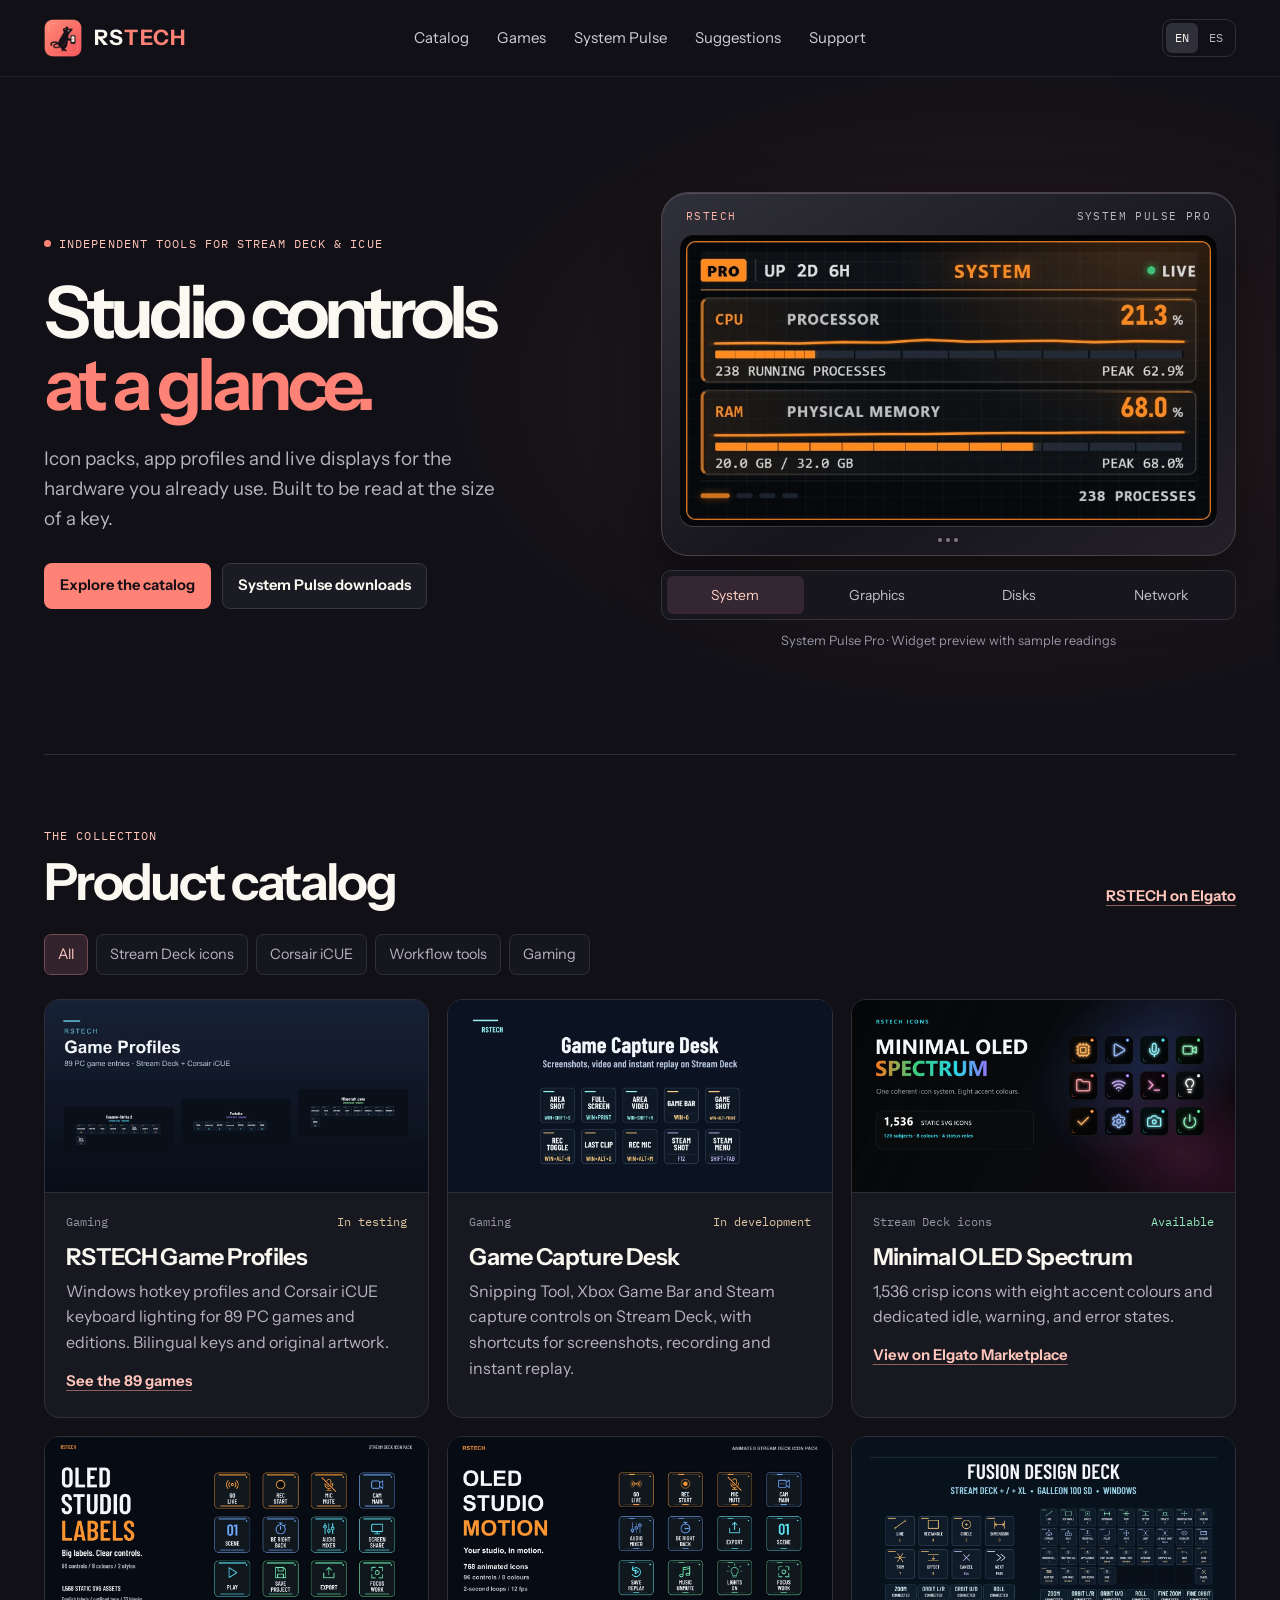
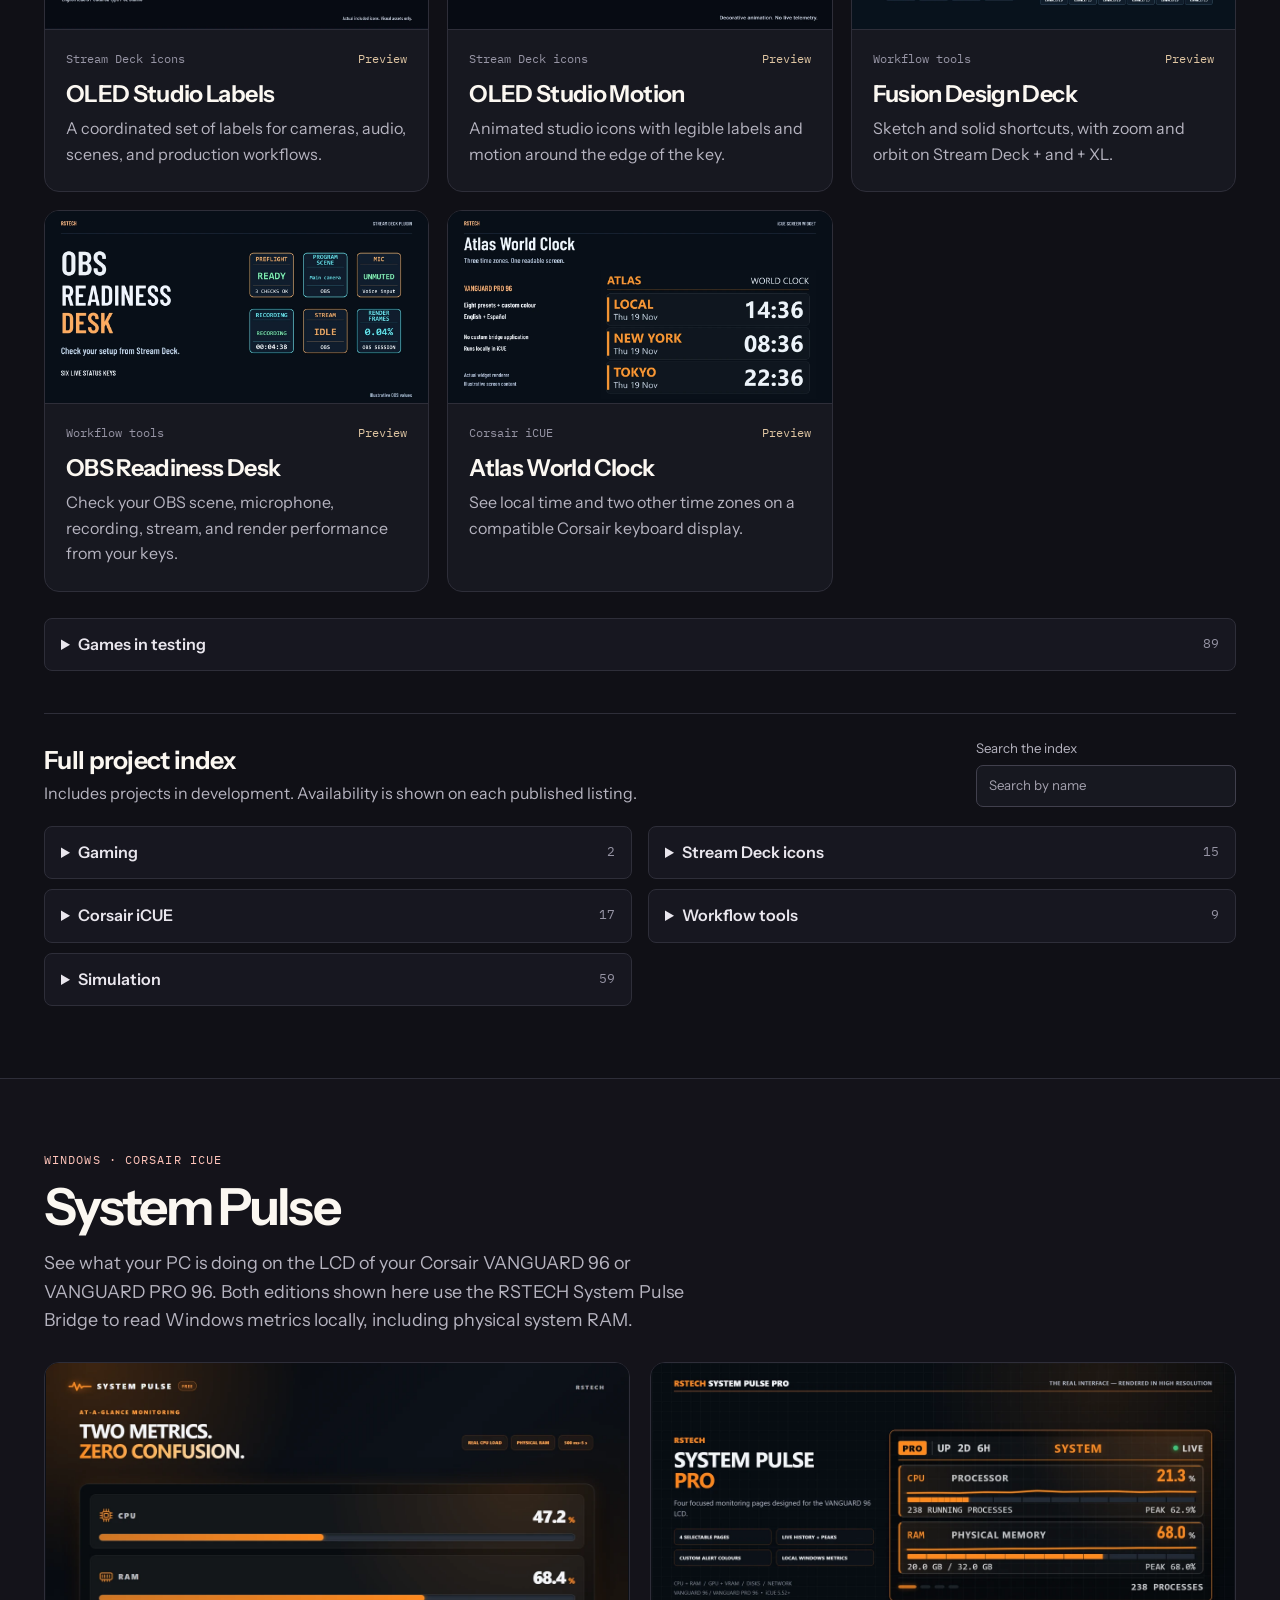
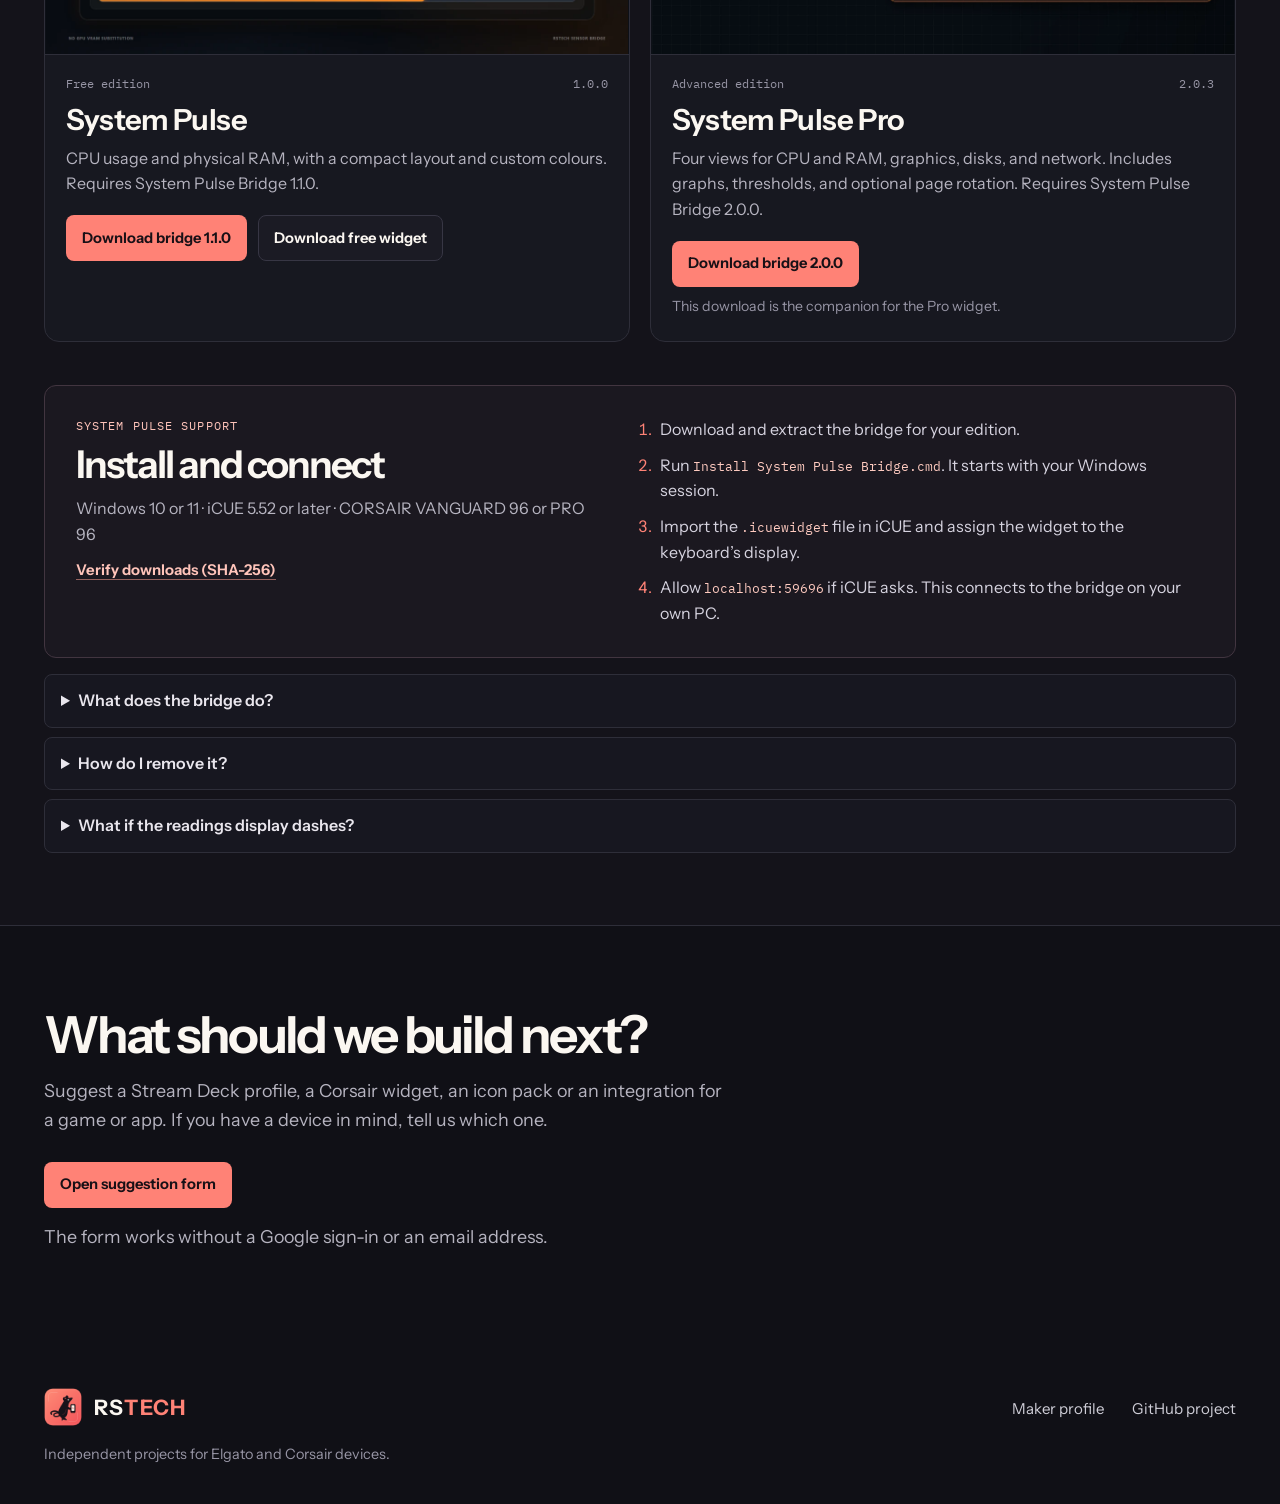
<file: index.html>
<!doctype html>
<html lang="en">
<head>
<meta charset="utf-8">
<meta name="viewport" content="width=device-width, initial-scale=1">
<meta name="description" content="Explore RSTECH projects for Elgato Stream Deck and Corsair iCUE, including System Pulse setup guides and bridge downloads.">
<meta name="color-scheme" content="dark">
<title>RSTECH · Stream Deck & iCUE projects</title>
<link rel="icon" href="rstech-mark.png" type="image/png">
<link rel="alternate" hreflang="es" href="es.html">
<link rel="stylesheet" href="styles.css">
<script src="site.js" defer></script>
</head>
<body>
<a class="skip" href="#main">Skip to content</a>
<header class="header"><div class="shell masthead">
  <a class="brand" href="#top" aria-label="RSTECH"><img src="rstech-mark.png" width="38" height="38" alt=""><span>RS<em>TECH</em></span></a>
  <nav aria-label="Main navigation">
    <a href="#catalog">Catalog</a><a href="#game-profiles">Games</a><a href="#pulse">System Pulse</a><a href="#suggestions">Suggestions</a><a href="#support">Support</a>
  </nav>
  <div class="language" aria-label="Language">
    <a href="index.html" lang="en" hreflang="en" aria-current="page">EN</a>
    <a href="es.html" lang="es" hreflang="es" >ES</a>
  </div>
</div></header>
<main id="main">
  <section class="shell hero" id="top">
    <div class="hero-copy">
      <p class="eyebrow"><span></span> Independent tools for Stream Deck & iCUE</p>
      <h1>Studio controls<br><em>at a glance.</em></h1>
      <p class="lead">Icon packs, app profiles and live displays for the hardware you already use. Built to be read at the size of a key.</p>
      <div class="actions"><a class="btn primary" href="#catalog">Explore the catalog</a><a class="btn secondary" href="#pulse">System Pulse downloads</a></div>
    </div>
    <figure class="hero-display">
      <div class="hardware">
        <div class="device-top"><span>RSTECH</span><span>SYSTEM PULSE PRO</span></div>
        <div class="viewport"><img id="preview-screen" src="pulse-system.webp" width="754" height="400" alt="System Pulse Pro preview. System view."></div>
        <div class="hardware-bottom"><span></span><span></span><span></span></div>
      </div>
      <div class="view-select" role="group" aria-label="System Pulse Pro preview pages"><button type="button" aria-pressed="true" aria-controls="preview-screen" data-view="pulse-system.webp" data-label="System">System</button><button type="button" aria-pressed="false" aria-controls="preview-screen" data-view="pulse-graphics.webp" data-label="Graphics">Graphics</button><button type="button" aria-pressed="false" aria-controls="preview-screen" data-view="pulse-disks.webp" data-label="Disks">Disks</button><button type="button" aria-pressed="false" aria-controls="preview-screen" data-view="pulse-network.webp" data-label="Network">Network</button></div>
      <figcaption>System Pulse Pro · Widget preview with sample readings</figcaption>
    </figure>
  </section>
  <section class="catalog section shell" id="catalog">
    <div class="section-title"><div><p class="eyebrow">The collection</p><h2>Product catalog</h2></div><a class="text-link" href="https://marketplace.elgato.com/@rstech">RSTECH on Elgato</a></div>
    <div class="filter" role="group" aria-label="Filter products">
      <button type="button" data-filter="all" aria-pressed="true">All</button>
      <button type="button" data-filter="deck" aria-pressed="false">Stream Deck icons</button>
      <button type="button" data-filter="icue" aria-pressed="false">Corsair iCUE</button>
      <button type="button" data-filter="tools" aria-pressed="false">Workflow tools</button>
      <button type="button" data-filter="gaming" aria-pressed="false">Gaming</button>
    </div>
    <div class="products"><article class="product" data-category="gaming" data-title="RSTECH Game Profiles"><div class="product-media"><img src="game-profiles.webp" width="1280" height="640" alt="" loading="lazy"></div><div class="product-description"><div class="meta"><span>Gaming</span><span class="status preview">In testing</span></div><h3>RSTECH Game Profiles</h3><p>Windows hotkey profiles and Corsair iCUE keyboard lighting for 89 PC games and editions. Bilingual keys and original artwork.</p><a class="text-link" href="#game-profiles">See the 89 games</a></div></article>
<article class="product" data-category="gaming" data-title="Game Capture Desk"><div class="product-media"><img src="game-capture-desk.webp" width="1280" height="640" alt="" loading="lazy"></div><div class="product-description"><div class="meta"><span>Gaming</span><span class="status preview">In development</span></div><h3>Game Capture Desk</h3><p>Snipping Tool, Xbox Game Bar and Steam capture controls on Stream Deck, with shortcuts for screenshots, recording and instant replay.</p></div></article>
<article class="product" data-category="deck" data-title="Minimal OLED Spectrum"><div class="product-media"><img src="spectrum.webp" width="1280" height="640" alt="" loading="lazy"></div><div class="product-description"><div class="meta"><span>Stream Deck icons</span><span class="status live">Available</span></div><h3>Minimal OLED Spectrum</h3><p>1,536 crisp icons with eight accent colours and dedicated idle, warning, and error states.</p><a class="text-link" href="https://marketplace.elgato.com/product/minimal-oled-spectrum-3aed9b96-6ae8-4fd7-800d-3107da195e8c">View on Elgato Marketplace</a></div></article>
<article class="product" data-category="deck" data-title="OLED Studio Labels"><div class="product-media"><img src="labels.webp" width="1280" height="640" alt="" loading="lazy"></div><div class="product-description"><div class="meta"><span>Stream Deck icons</span><span class="status preview">Preview</span></div><h3>OLED Studio Labels</h3><p>A coordinated set of labels for cameras, audio, scenes, and production workflows.</p></div></article>
<article class="product" data-category="deck" data-title="OLED Studio Motion"><div class="product-media"><img src="motion.webp" width="1280" height="640" alt="" loading="lazy"></div><div class="product-description"><div class="meta"><span>Stream Deck icons</span><span class="status preview">Preview</span></div><h3>OLED Studio Motion</h3><p>Animated studio icons with legible labels and motion around the edge of the key.</p></div></article>
<article class="product" data-category="tools" data-title="Fusion Design Deck"><div class="product-media"><img src="fusion.webp" width="1280" height="640" alt="" loading="lazy"></div><div class="product-description"><div class="meta"><span>Workflow tools</span><span class="status preview">Preview</span></div><h3>Fusion Design Deck</h3><p>Sketch and solid shortcuts, with zoom and orbit on Stream Deck + and + XL.</p></div></article>
<article class="product" data-category="tools" data-title="OBS Readiness Desk"><div class="product-media"><img src="obs.webp" width="1280" height="640" alt="" loading="lazy"></div><div class="product-description"><div class="meta"><span>Workflow tools</span><span class="status preview">Preview</span></div><h3>OBS Readiness Desk</h3><p>Check your OBS scene, microphone, recording, stream, and render performance from your keys.</p></div></article>
<article class="product" data-category="icue" data-title="Atlas World Clock"><div class="product-media"><img src="vanguard.webp" width="1280" height="640" alt="" loading="lazy"></div><div class="product-description"><div class="meta"><span>Corsair iCUE</span><span class="status preview">Preview</span></div><h3>Atlas World Clock</h3><p>See local time and two other time zones on a compatible Corsair keyboard display.</p></div></article></div>
    <details class="index-group game-catalog" id="game-profiles"><summary><span>Games in testing</span><span class="index-count">89</span></summary><div class="game-catalog-copy"><p>Includes Stream Deck XL, MK.2, Mini, Neo, +, + XL and Corsair Galleon layouts. Each game has iCUE lighting, a Murals image and a key map.</p><p>We are testing game shortcuts and hardware compatibility. The collection is a draft and downloads are pending.</p><ul class="game-title-list"><li>7 Days to Die</li><li>Age of Empires II: Definitive Edition</li><li>AION 2</li><li>American Truck Simulator</li><li>Apex Legends</li><li>ARC Raiders</li><li>ARK: Survival Ascended</li><li>Baldur's Gate 3</li><li>Battlefield 6</li><li>BeamNG.drive</li><li>Call of Duty: Warzone</li><li>Counter-Strike 2</li><li>Crusader Kings III</li><li>Cyberpunk 2077</li><li>DayZ</li><li>Dead by Daylight</li><li>Deadlock</li><li>Delta Force</li><li>Destiny 2</li><li>Diablo IV</li><li>Don't Starve Together</li><li>Dota 2</li><li>EA SPORTS FC 26</li><li>EA SPORTS FC 27</li><li>eFootball</li><li>Elden Ring</li><li>Escape from Tarkov</li><li>Euro Truck Simulator 2</li><li>Factorio</li><li>Farming Simulator 25</li><li>Final Fantasy XIV</li><li>Football Manager 26</li><li>Football Manager 27</li><li>Fortnite</li><li>Forza Horizon 5</li><li>Forza Horizon 6</li><li>Garry's Mod</li><li>Genshin Impact</li><li>Geometry Dash</li><li>Grand Theft Auto V Enhanced</li><li>Grand Theft Auto V Legacy</li><li>Guild Wars 2</li><li>Hearts of Iron IV</li><li>Helldivers 2</li><li>Honkai: Star Rail</li><li>Hunt: Showdown 1896</li><li>Kingdom Come: Deliverance II</li><li>League of Legends</li><li>Left 4 Dead 2</li><li>Marvel Rivals</li><li>Microsoft Flight Simulator 2024</li><li>Minecraft Bedrock</li><li>Minecraft Java</li><li>Monster Hunter Wilds</li><li>NARAKA: BLADEPOINT</li><li>Old School RuneScape</li><li>Overwatch 2</li><li>Palworld</li><li>Path of Exile</li><li>Path of Exile 2</li><li>PEAK</li><li>Phantom Blade Zero</li><li>Project Zomboid</li><li>PUBG: BATTLEGROUNDS</li><li>Rainbow Six Siege X</li><li>Red Dead Redemption 2</li><li>RimWorld</li><li>Roblox</li><li>Rocket League</li><li>Rust</li><li>Satisfactory</li><li>Sid Meier's Civilization VI</li><li>Sid Meier's Civilization VII</li><li>Skyrim Special Edition</li><li>Slay the Spire 2</li><li>Stardew Valley</li><li>Street Fighter 6</li><li>Team Fortress 2</li><li>Terraria</li><li>The Binding of Isaac: Rebirth</li><li>The Sims 4</li><li>The Witcher 3: Wild Hunt</li><li>Total War: WARHAMMER III</li><li>Valheim</li><li>VALORANT</li><li>War Thunder</li><li>Warframe</li><li>Where Winds Meet</li><li>World of Warcraft</li></ul></div></details>
    <section class="index" aria-labelledby="index-title">
      <div class="section-title"><div><h3 id="index-title">Full project index</h3><p>Includes projects in development. Availability is shown on each published listing.</p></div>
      <label class="search"><span>Search the index</span><input type="search" id="search-index" placeholder="Search by name"></label></div>
      <p id="no-projects" role="status" hidden>No projects match that name.</p>
      <div class="index-grid"><details class="index-group" data-group="gaming"><summary><span>Gaming</span><span class="index-count">2</span></summary><ul><li data-title="RSTECH Game Profiles"><a href="#game-profiles">RSTECH Game Profiles</a></li><li data-title="Game Capture Desk">Game Capture Desk</li></ul></details><details class="index-group" data-group="deck"><summary><span>Stream Deck icons</span><span class="index-count">15</span></summary><ul><li data-title="Minimal OLED Spectrum"><a href="https://marketplace.elgato.com/product/minimal-oled-spectrum-3aed9b96-6ae8-4fd7-800d-3107da195e8c">Minimal OLED Spectrum</a></li><li data-title="OLED Audio Motion">OLED Audio Motion</li><li data-title="OLED CAD Motion">OLED CAD Motion</li><li data-title="OLED Code Desk">OLED Code Desk</li><li data-title="OLED Edit Motion">OLED Edit Motion</li><li data-title="OLED Flight Deck">OLED Flight Deck</li><li data-title="OLED Home Controls">OLED Home Controls</li><li data-title="OLED Photo Motion">OLED Photo Motion</li><li data-title="OLED Racing Signals Motion">OLED Racing Signals Motion</li><li data-title="OLED Resolve Edit Profiles">OLED Resolve Edit Profiles</li><li data-title="OLED Sim Racing">OLED Sim Racing</li><li data-title="OLED Status Pairs">OLED Status Pairs</li><li data-title="OLED Studio Labels">OLED Studio Labels</li><li data-title="OLED Studio Motion">OLED Studio Motion</li><li data-title="OLED Workday Motion">OLED Workday Motion</li></ul></details><details class="index-group" data-group="icue"><summary><span>Corsair iCUE</span><span class="index-count">17</span></summary><ul><li data-title="Atlas World Clock">Atlas World Clock</li><li data-title="CAD Units">CAD Units</li><li data-title="CAD Units Touch">CAD Units Touch</li><li data-title="Dayline Calendar">Dayline Calendar</li><li data-title="Event Horizon">Event Horizon</li><li data-title="Focus Cycle">Focus Cycle</li><li data-title="Frame Session">Frame Session</li><li data-title="Media Vista">Media Vista</li><li data-title="Network Pulse Screen">Network Pulse Screen</li><li data-title="Power Envelope">Power Envelope</li><li data-title="Retro Clock Studio">Retro Clock Studio</li><li data-title="Routine Board">Routine Board</li><li data-title="Sensor Grid">Sensor Grid</li><li data-title="Stage Timer">Stage Timer</li><li data-title="Stage Timer Touch">Stage Timer Touch</li><li data-title="System Pulse"><a href="#system-pulse">System Pulse</a></li><li data-title="System Pulse Pro"><a href="#system-pulse-pro">System Pulse Pro</a></li></ul></details><details class="index-group" data-group="tools"><summary><span>Workflow tools</span><span class="index-count">9</span></summary><ul><li data-title="Blender Parameter Rail">Blender Parameter Rail</li><li data-title="Cue Rail Pro">Cue Rail Pro</li><li data-title="Folder Readout">Folder Readout</li><li data-title="Fusion Design Deck">Fusion Design Deck</li><li data-title="Inventor View Rail">Inventor View Rail</li><li data-title="Network Pulse">Network Pulse</li><li data-title="OBS Readiness Desk">OBS Readiness Desk</li><li data-title="Render Sentinel">Render Sentinel</li><li data-title="Template Stamp">Template Stamp</li></ul></details><details class="index-group" data-group="sim"><summary><span>Simulation</span><span class="index-count">59</span></summary><ul><li data-title="Apache KU CPG Panels">Apache KU CPG Panels</li><li data-title="Apache KU Link">Apache KU Link</li><li data-title="Apache KU Pilot Panels">Apache KU Pilot Panels</li><li data-title="Black Shark ABRIS Panels">Black Shark ABRIS Panels</li><li data-title="Black Shark Cockpit Link">Black Shark Cockpit Link</li><li data-title="Black Shark PVI Panels">Black Shark PVI Panels</li><li data-title="F1 Cockpit Link">F1 Cockpit Link</li><li data-title="F1 Pilot Panels">F1 Pilot Panels</li><li data-title="F1 Trainer Panels">F1 Trainer Panels</li><li data-title="Fishbed Cockpit Link">Fishbed Cockpit Link</li><li data-title="Fishbed Nav Console">Fishbed Nav Console</li><li data-title="Fulcrum Cockpit Link">Fulcrum Cockpit Link</li><li data-title="Fulcrum Nav Console">Fulcrum Nav Console</li><li data-title="Gazelle Cockpit Link">Gazelle Cockpit Link</li><li data-title="Gazelle NADIR Console">Gazelle NADIR Console</li><li data-title="Harrier Cockpit Link">Harrier Cockpit Link</li><li data-title="Harrier ODU Panels">Harrier ODU Panels</li><li data-title="Harrier UFC Panels">Harrier UFC Panels</li><li data-title="Herc Aug Crew CNI">Herc Aug Crew CNI</li><li data-title="Herc Cockpit Link">Herc Cockpit Link</li><li data-title="Herc Copilot CNI">Herc Copilot CNI</li><li data-title="Herc Pilot CNI">Herc Pilot CNI</li><li data-title="Hind Cockpit Link">Hind Cockpit Link</li><li data-title="Hind Operator Panels">Hind Operator Panels</li><li data-title="Hind Pilot Panels">Hind Pilot Panels</li><li data-title="Hip Cockpit Link">Hip Cockpit Link</li><li data-title="Hip Navigation Panels">Hip Navigation Panels</li><li data-title="Hip Radio Panels">Hip Radio Panels</li><li data-title="Hook Cockpit Link">Hook Cockpit Link</li><li data-title="Hook Copilot CDU">Hook Copilot CDU</li><li data-title="Hook Pilot CDU">Hook Pilot CDU</li><li data-title="Hornet Cockpit Link">Hornet Cockpit Link</li><li data-title="Huey Cockpit Link">Huey Cockpit Link</li><li data-title="Huey Navigation Panels">Huey Navigation Panels</li><li data-title="Huey Radio Panels">Huey Radio Panels</li><li data-title="Kiowa Cockpit Link">Kiowa Cockpit Link</li><li data-title="Kiowa Copilot MFK">Kiowa Copilot MFK</li><li data-title="Kiowa Pilot MFK">Kiowa Pilot MFK</li><li data-title="OLED Hornet Controls">OLED Hornet Controls</li><li data-title="OLED Hornet Motion">OLED Hornet Motion</li><li data-title="OLED Viper Controls">OLED Viper Controls</li><li data-title="OLED Viper Motion">OLED Viper Motion</li><li data-title="Phantom Cockpit Link">Phantom Cockpit Link</li><li data-title="Phantom Pilot Panels">Phantom Pilot Panels</li><li data-title="Phantom WSO Panels">Phantom WSO Panels</li><li data-title="Thunder Cockpit Link">Thunder Cockpit Link</li><li data-title="Thunder Radio Panels">Thunder Radio Panels</li><li data-title="Thunder UFCP Panels">Thunder UFCP Panels</li><li data-title="Tiger Cockpit Link">Tiger Cockpit Link</li><li data-title="Tiger Radio Console">Tiger Radio Console</li><li data-title="Tomcat Cockpit Link">Tomcat Cockpit Link</li><li data-title="Tomcat Pilot Panels">Tomcat Pilot Panels</li><li data-title="Tomcat RIO Panels">Tomcat RIO Panels</li><li data-title="Viggen CK37 Console">Viggen CK37 Console</li><li data-title="Viggen Cockpit Link">Viggen Cockpit Link</li><li data-title="Viper Cockpit Link">Viper Cockpit Link</li><li data-title="Warthog CDU Panels">Warthog CDU Panels</li><li data-title="Warthog Cockpit Link">Warthog Cockpit Link</li><li data-title="Warthog UFC Panels">Warthog UFC Panels</li></ul></details></div>
    </section>
  </section>
  <section class="section pulse-section" id="pulse"><div class="shell">
    <div class="section-title"><div><p class="eyebrow">Windows · Corsair iCUE</p><h2>System Pulse</h2><p class="section-lead">See what your PC is doing on the LCD of your Corsair VANGUARD 96 or VANGUARD PRO 96. Both editions shown here use the RSTECH System Pulse Bridge to read Windows metrics locally, including physical system RAM.</p></div></div>
    <div class="pulse-grid">
      <article class="pulse-card" id="system-pulse"><img src="pulse-free.webp" width="1280" height="640" alt="" loading="lazy"><div class="pulse-copy"><div class="meta"><span>Free edition</span><span>1.0.0</span></div><h3>System Pulse</h3><p>CPU usage and physical RAM, with a compact layout and custom colours. Requires System Pulse Bridge 1.1.0.</p><div class="actions"><a class="btn primary" href="RSTECH-System-Pulse-Bridge-1.1.0.zip" download>Download bridge 1.1.0</a><a class="btn secondary" href="System-Pulse-1.0.0.icuewidget" download>Download free widget</a></div></div></article>
      <article class="pulse-card" id="system-pulse-pro"><img src="pulse-pro.webp" width="1280" height="640" alt="" loading="lazy"><div class="pulse-copy"><div class="meta"><span>Advanced edition</span><span>2.0.3</span></div><h3>System Pulse Pro</h3><p>Four views for CPU and RAM, graphics, disks, and network. Includes graphs, thresholds, and optional page rotation. Requires System Pulse Bridge 2.0.0.</p><div class="actions"><a class="btn primary" href="RSTECH-System-Pulse-Bridge-2.0.0.zip" download>Download bridge 2.0.0</a></div><p class="download-note">This download is the companion for the Pro widget.</p></div></article>
    </div>
    <div class="setup" id="support">
      <div><p class="eyebrow">System Pulse support</p><h2>Install and connect</h2><p>Windows 10 or 11 · iCUE 5.52 or later · CORSAIR VANGUARD 96 or PRO 96</p><a class="text-link" href="SHA256SUMS.txt">Verify downloads (SHA-256)</a></div>
      <ol><li>Download and extract the bridge for your edition.</li><li>Run <code>Install System Pulse Bridge.cmd</code>. It starts with your Windows session.</li><li>Import the <code>.icuewidget</code> file in iCUE and assign the widget to the keyboard’s display.</li><li>Allow <code>localhost:59696</code> if iCUE asks. This connects to the bridge on your own PC.</li></ol>
    </div>
    <div class="faq">
      <details><summary>What does the bridge do?</summary><p>It reads aggregate Windows performance figures and sends them to the widget on the same PC. It uses a local, read-only address. It does not send metrics over the internet.</p></details>
      <details><summary>How do I remove it?</summary><p>Run <code>Uninstall System Pulse Bridge.cmd</code> from the extracted download, then remove the widget from iCUE.</p></details>
      <details><summary>What if the readings display dashes?</summary><p>Check that the bridge for your edition is running, then check local access in iCUE. Some Pro metrics depend on the Windows hardware driver.</p></details>
    </div>
  </div></section>
  <section class="section shell" id="suggestions" aria-labelledby="suggestions-title">
    <div class="section-title">
      <div><h2 id="suggestions-title">What should we build next?</h2>
      <p class="section-lead">Suggest a Stream Deck profile, a Corsair widget, an icon pack or an integration for a game or app. If you have a device in mind, tell us which one.</p>
      <a class="btn primary" href="https://docs.google.com/forms/d/e/1FAIpQLSdbHhef0tILmZ4hvcJwT5sY_dUtfHRrLLWmEoQGJ45tT3r2ug/viewform">Open suggestion form</a>
      <p class="section-lead">The form works without a Google sign-in or an email address.</p></div>
    </div>
  </section>
</main>
<footer class="shell footer"><div><a class="brand" href="#top" aria-label="RSTECH"><img src="rstech-mark.png" width="38" height="38" alt=""><span>RS<em>TECH</em></span></a><p>Independent projects for Elgato and Corsair devices.</p></div><nav aria-label="Support and links"><a href="https://marketplace.elgato.com/@rstech">Maker profile</a><a href="https://github.com/AlbertRaty/rstech">GitHub project</a></nav></footer>
</body></html>
</file>
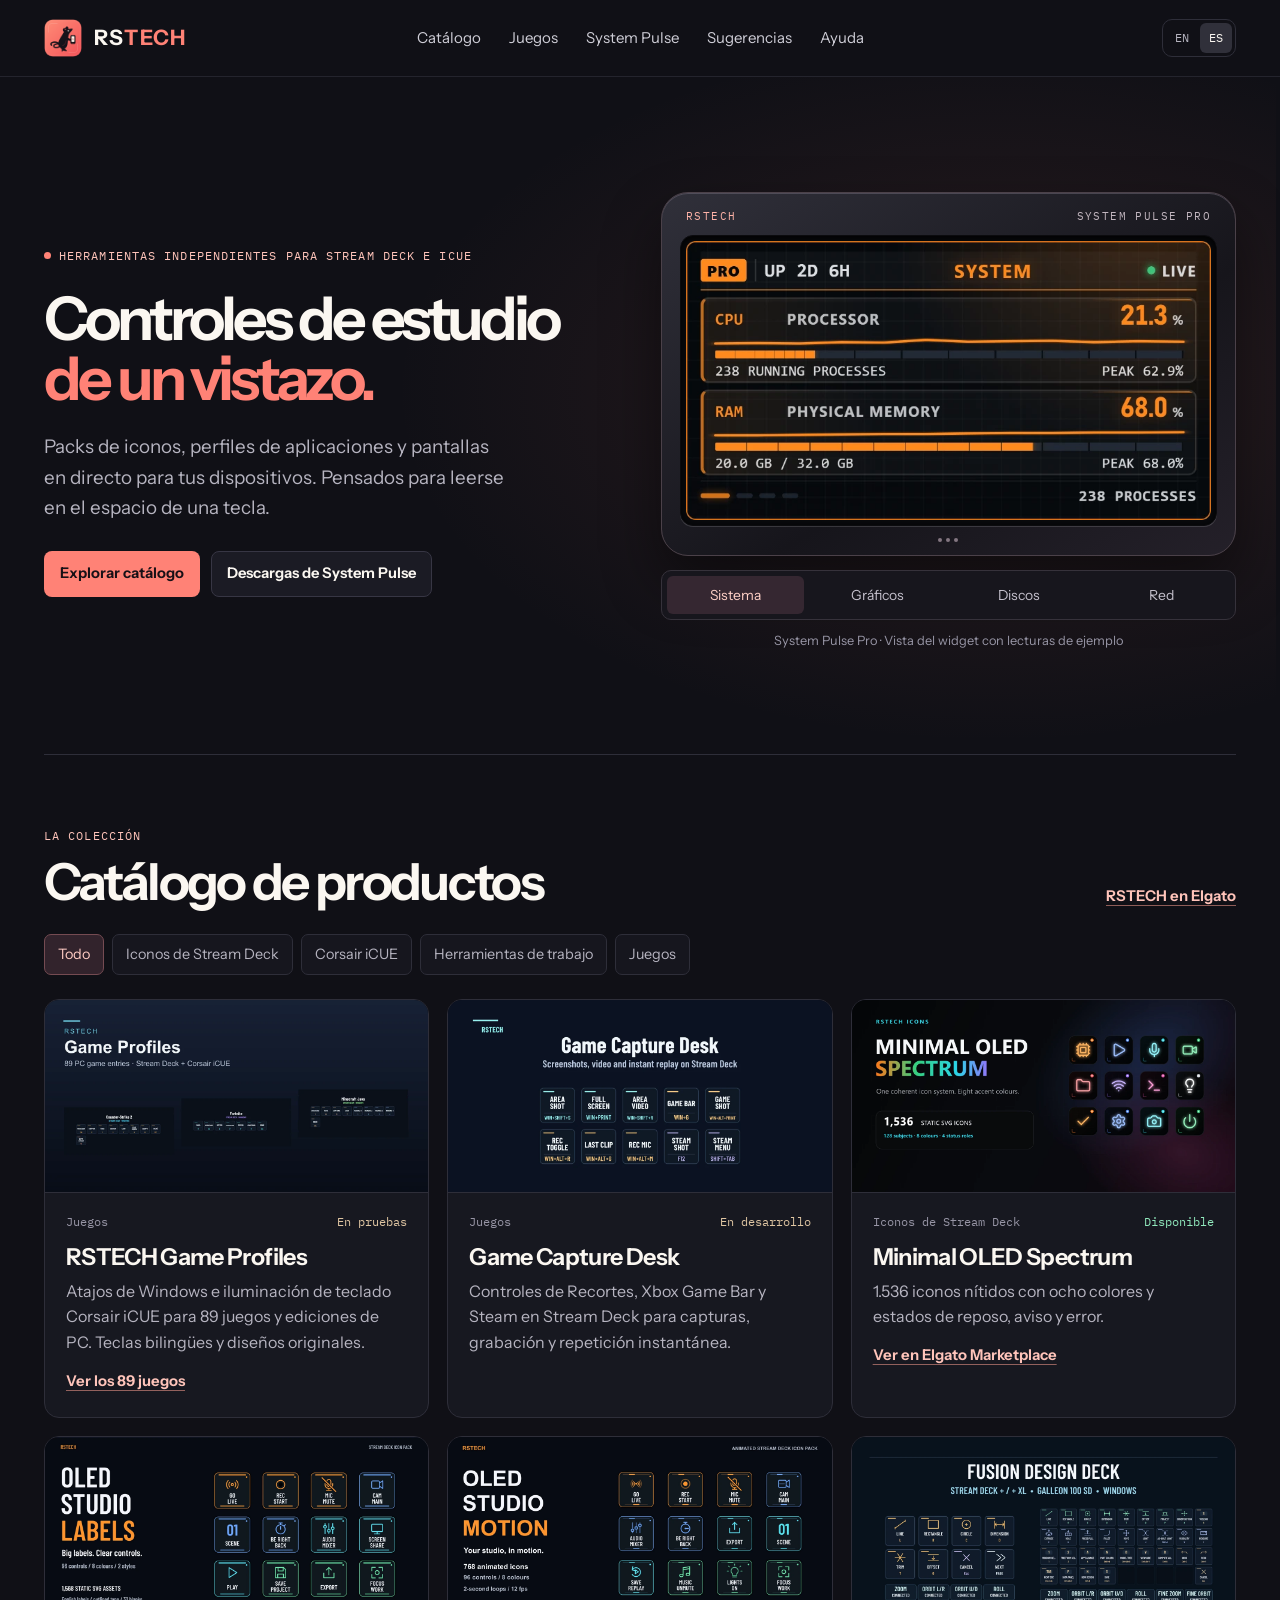
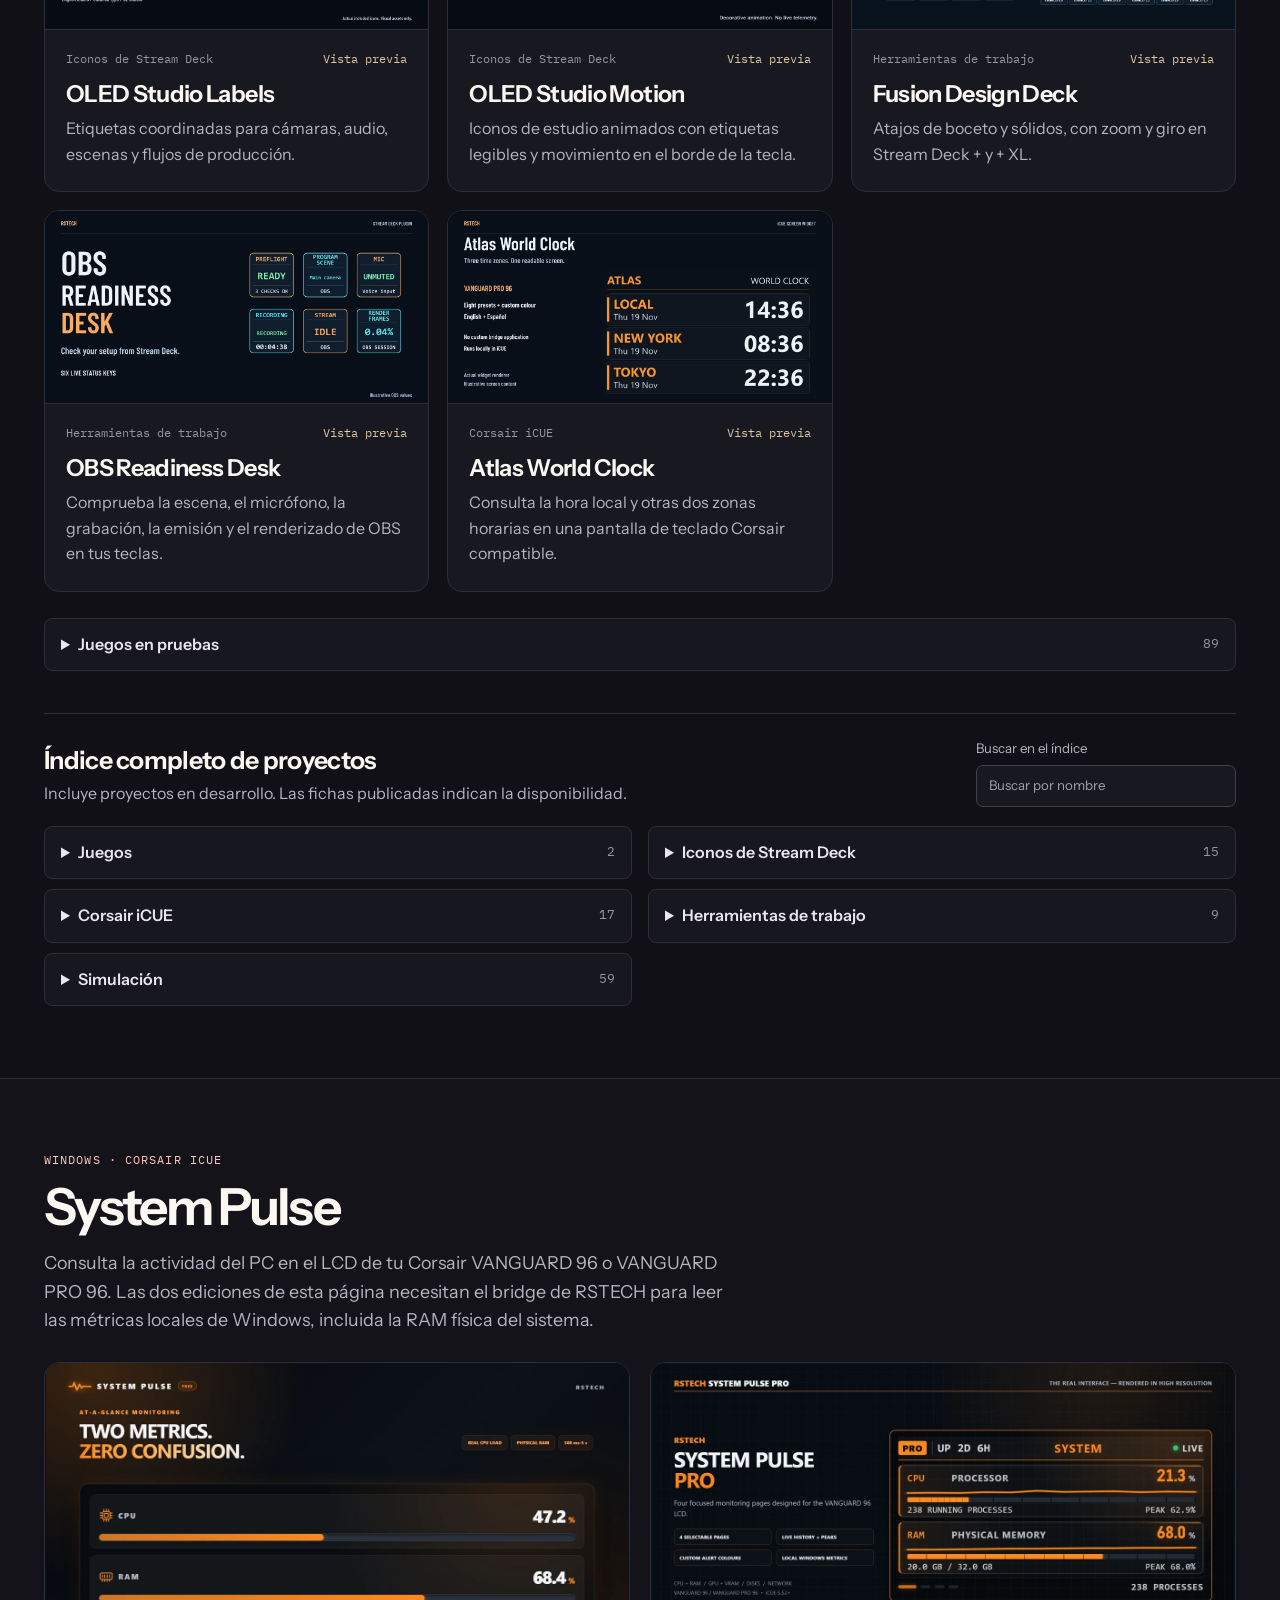
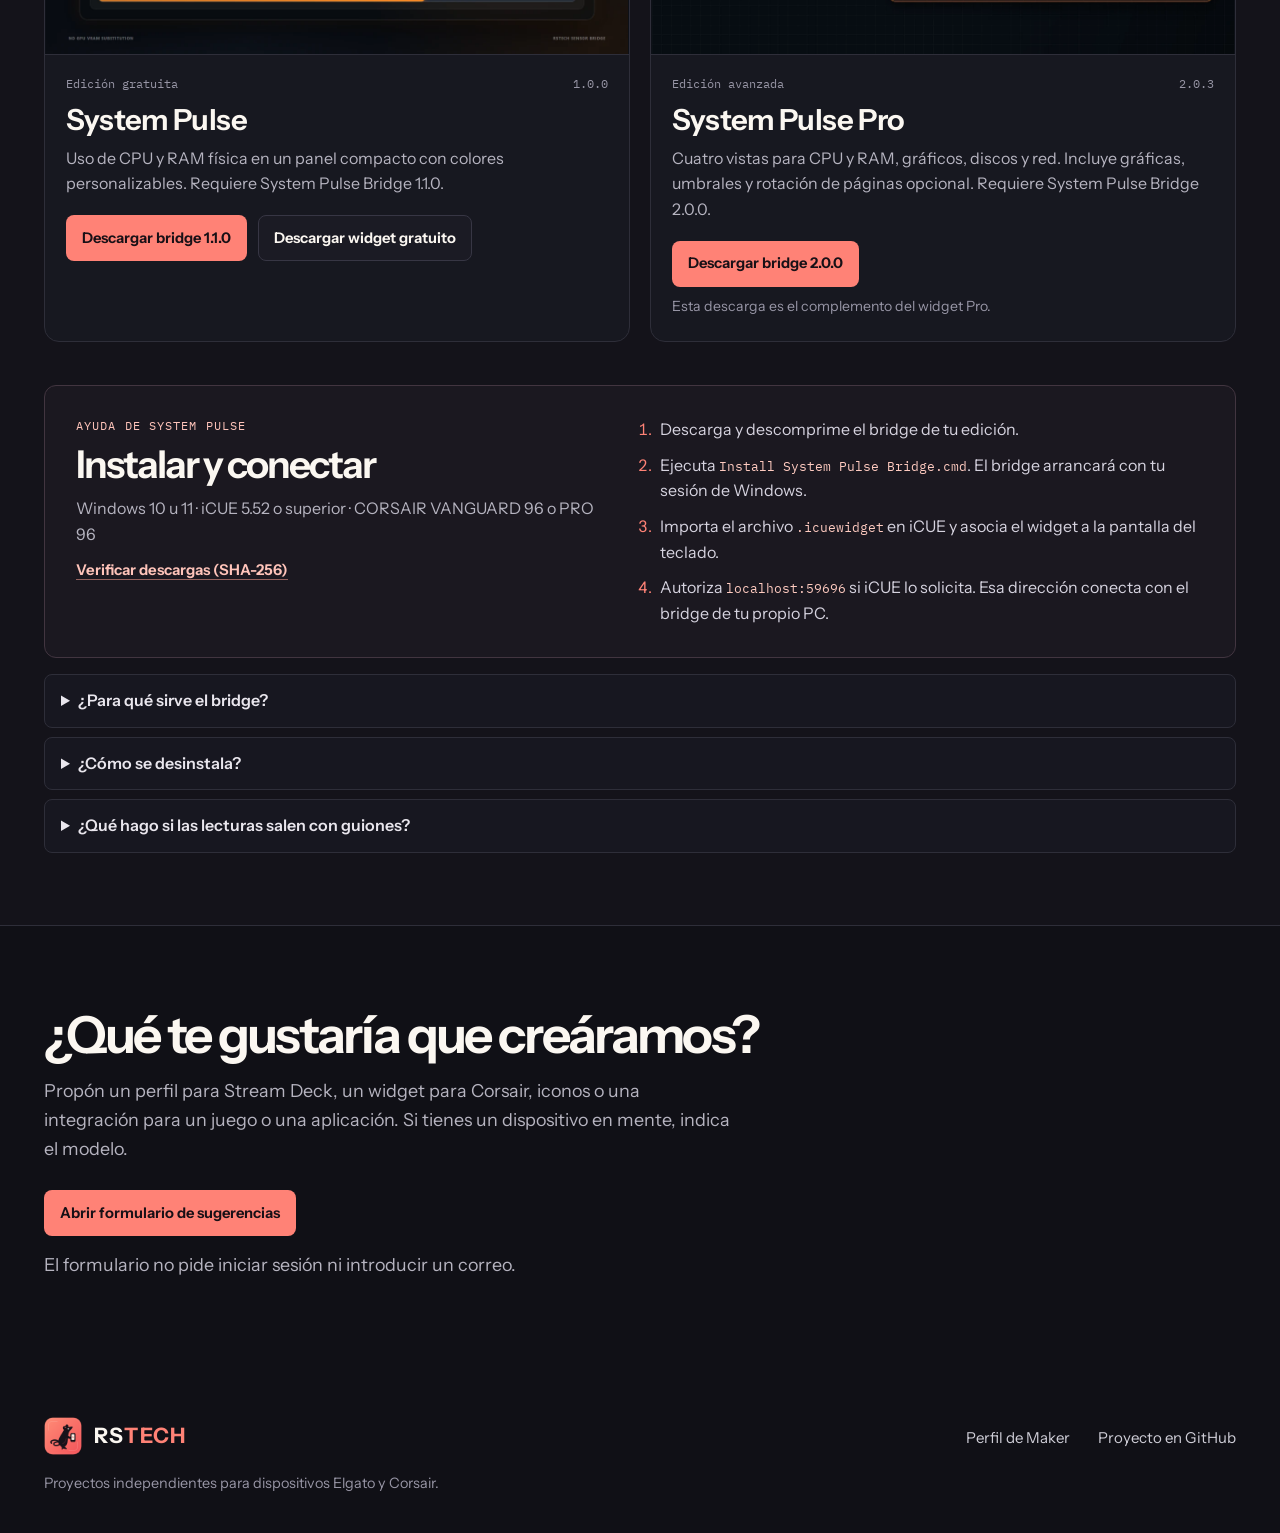
<file: es.html>
<!doctype html>
<html lang="es">
<head>
<meta charset="utf-8">
<meta name="viewport" content="width=device-width, initial-scale=1">
<meta name="description" content="Explora los proyectos de RSTECH para Elgato Stream Deck y Corsair iCUE, con guías y descargas del bridge de System Pulse.">
<meta name="color-scheme" content="dark">
<title>RSTECH · Proyectos para Stream Deck e iCUE</title>
<link rel="icon" href="rstech-mark.png" type="image/png">
<link rel="alternate" hreflang="en" href="index.html">
<link rel="stylesheet" href="styles.css">
<script src="site.js" defer></script>
</head>
<body>
<a class="skip" href="#main">Saltar al contenido</a>
<header class="header"><div class="shell masthead">
  <a class="brand" href="#top" aria-label="RSTECH"><img src="rstech-mark.png" width="38" height="38" alt=""><span>RS<em>TECH</em></span></a>
  <nav aria-label="Navegación principal">
    <a href="#catalog">Catálogo</a><a href="#game-profiles">Juegos</a><a href="#pulse">System Pulse</a><a href="#suggestions">Sugerencias</a><a href="#support">Ayuda</a>
  </nav>
  <div class="language" aria-label="Idioma">
    <a href="index.html" lang="en" hreflang="en" >EN</a>
    <a href="es.html" lang="es" hreflang="es" aria-current="page">ES</a>
  </div>
</div></header>
<main id="main">
  <section class="shell hero" id="top">
    <div class="hero-copy">
      <p class="eyebrow"><span></span> Herramientas independientes para Stream Deck e iCUE</p>
      <h1>Controles de estudio<br><em>de un vistazo.</em></h1>
      <p class="lead">Packs de iconos, perfiles de aplicaciones y pantallas en directo para tus dispositivos. Pensados para leerse en el espacio de una tecla.</p>
      <div class="actions"><a class="btn primary" href="#catalog">Explorar catálogo</a><a class="btn secondary" href="#pulse">Descargas de System Pulse</a></div>
    </div>
    <figure class="hero-display">
      <div class="hardware">
        <div class="device-top"><span>RSTECH</span><span>SYSTEM PULSE PRO</span></div>
        <div class="viewport"><img id="preview-screen" src="pulse-system.webp" width="754" height="400" alt="Vista de prueba de System Pulse Pro. Pantalla Sistema."></div>
        <div class="hardware-bottom"><span></span><span></span><span></span></div>
      </div>
      <div class="view-select" role="group" aria-label="Páginas de demostración de System Pulse Pro"><button type="button" aria-pressed="true" aria-controls="preview-screen" data-view="pulse-system.webp" data-label="Sistema">Sistema</button><button type="button" aria-pressed="false" aria-controls="preview-screen" data-view="pulse-graphics.webp" data-label="Gráficos">Gráficos</button><button type="button" aria-pressed="false" aria-controls="preview-screen" data-view="pulse-disks.webp" data-label="Discos">Discos</button><button type="button" aria-pressed="false" aria-controls="preview-screen" data-view="pulse-network.webp" data-label="Red">Red</button></div>
      <figcaption>System Pulse Pro · Vista del widget con lecturas de ejemplo</figcaption>
    </figure>
  </section>
  <section class="catalog section shell" id="catalog">
    <div class="section-title"><div><p class="eyebrow">La colección</p><h2>Catálogo de productos</h2></div><a class="text-link" href="https://marketplace.elgato.com/@rstech">RSTECH en Elgato</a></div>
    <div class="filter" role="group" aria-label="Filtrar productos">
      <button type="button" data-filter="all" aria-pressed="true">Todo</button>
      <button type="button" data-filter="deck" aria-pressed="false">Iconos de Stream Deck</button>
      <button type="button" data-filter="icue" aria-pressed="false">Corsair iCUE</button>
      <button type="button" data-filter="tools" aria-pressed="false">Herramientas de trabajo</button>
      <button type="button" data-filter="gaming" aria-pressed="false">Juegos</button>
    </div>
    <div class="products"><article class="product" data-category="gaming" data-title="RSTECH Game Profiles"><div class="product-media"><img src="game-profiles.webp" width="1280" height="640" alt="" loading="lazy"></div><div class="product-description"><div class="meta"><span>Juegos</span><span class="status preview">En pruebas</span></div><h3>RSTECH Game Profiles</h3><p>Atajos de Windows e iluminación de teclado Corsair iCUE para 89 juegos y ediciones de PC. Teclas bilingües y diseños originales.</p><a class="text-link" href="#game-profiles">Ver los 89 juegos</a></div></article>
<article class="product" data-category="gaming" data-title="Game Capture Desk"><div class="product-media"><img src="game-capture-desk.webp" width="1280" height="640" alt="" loading="lazy"></div><div class="product-description"><div class="meta"><span>Juegos</span><span class="status preview">En desarrollo</span></div><h3>Game Capture Desk</h3><p>Controles de Recortes, Xbox Game Bar y Steam en Stream Deck para capturas, grabación y repetición instantánea.</p></div></article>
<article class="product" data-category="deck" data-title="Minimal OLED Spectrum"><div class="product-media"><img src="spectrum.webp" width="1280" height="640" alt="" loading="lazy"></div><div class="product-description"><div class="meta"><span>Iconos de Stream Deck</span><span class="status live">Disponible</span></div><h3>Minimal OLED Spectrum</h3><p>1.536 iconos nítidos con ocho colores y estados de reposo, aviso y error.</p><a class="text-link" href="https://marketplace.elgato.com/product/minimal-oled-spectrum-3aed9b96-6ae8-4fd7-800d-3107da195e8c">Ver en Elgato Marketplace</a></div></article>
<article class="product" data-category="deck" data-title="OLED Studio Labels"><div class="product-media"><img src="labels.webp" width="1280" height="640" alt="" loading="lazy"></div><div class="product-description"><div class="meta"><span>Iconos de Stream Deck</span><span class="status preview">Vista previa</span></div><h3>OLED Studio Labels</h3><p>Etiquetas coordinadas para cámaras, audio, escenas y flujos de producción.</p></div></article>
<article class="product" data-category="deck" data-title="OLED Studio Motion"><div class="product-media"><img src="motion.webp" width="1280" height="640" alt="" loading="lazy"></div><div class="product-description"><div class="meta"><span>Iconos de Stream Deck</span><span class="status preview">Vista previa</span></div><h3>OLED Studio Motion</h3><p>Iconos de estudio animados con etiquetas legibles y movimiento en el borde de la tecla.</p></div></article>
<article class="product" data-category="tools" data-title="Fusion Design Deck"><div class="product-media"><img src="fusion.webp" width="1280" height="640" alt="" loading="lazy"></div><div class="product-description"><div class="meta"><span>Herramientas de trabajo</span><span class="status preview">Vista previa</span></div><h3>Fusion Design Deck</h3><p>Atajos de boceto y sólidos, con zoom y giro en Stream Deck + y + XL.</p></div></article>
<article class="product" data-category="tools" data-title="OBS Readiness Desk"><div class="product-media"><img src="obs.webp" width="1280" height="640" alt="" loading="lazy"></div><div class="product-description"><div class="meta"><span>Herramientas de trabajo</span><span class="status preview">Vista previa</span></div><h3>OBS Readiness Desk</h3><p>Comprueba la escena, el micrófono, la grabación, la emisión y el renderizado de OBS en tus teclas.</p></div></article>
<article class="product" data-category="icue" data-title="Atlas World Clock"><div class="product-media"><img src="vanguard.webp" width="1280" height="640" alt="" loading="lazy"></div><div class="product-description"><div class="meta"><span>Corsair iCUE</span><span class="status preview">Vista previa</span></div><h3>Atlas World Clock</h3><p>Consulta la hora local y otras dos zonas horarias en una pantalla de teclado Corsair compatible.</p></div></article></div>
    <details class="index-group game-catalog" id="game-profiles"><summary><span>Juegos en pruebas</span><span class="index-count">89</span></summary><div class="game-catalog-copy"><p>Incluye diseños para Stream Deck XL, MK.2, Mini, Neo, +, + XL y Corsair Galleon. Cada juego tiene iluminación para iCUE, imagen para Murals y mapa de teclas.</p><p>Estamos comprobando los atajos de los juegos y la compatibilidad por dispositivo. La colección está en borrador y las descargas están pendientes.</p><ul class="game-title-list"><li>7 Days to Die</li><li>Age of Empires II: Definitive Edition</li><li>AION 2</li><li>American Truck Simulator</li><li>Apex Legends</li><li>ARC Raiders</li><li>ARK: Survival Ascended</li><li>Baldur's Gate 3</li><li>Battlefield 6</li><li>BeamNG.drive</li><li>Call of Duty: Warzone</li><li>Counter-Strike 2</li><li>Crusader Kings III</li><li>Cyberpunk 2077</li><li>DayZ</li><li>Dead by Daylight</li><li>Deadlock</li><li>Delta Force</li><li>Destiny 2</li><li>Diablo IV</li><li>Don't Starve Together</li><li>Dota 2</li><li>EA SPORTS FC 26</li><li>EA SPORTS FC 27</li><li>eFootball</li><li>Elden Ring</li><li>Escape from Tarkov</li><li>Euro Truck Simulator 2</li><li>Factorio</li><li>Farming Simulator 25</li><li>Final Fantasy XIV</li><li>Football Manager 26</li><li>Football Manager 27</li><li>Fortnite</li><li>Forza Horizon 5</li><li>Forza Horizon 6</li><li>Garry's Mod</li><li>Genshin Impact</li><li>Geometry Dash</li><li>Grand Theft Auto V Enhanced</li><li>Grand Theft Auto V Legacy</li><li>Guild Wars 2</li><li>Hearts of Iron IV</li><li>Helldivers 2</li><li>Honkai: Star Rail</li><li>Hunt: Showdown 1896</li><li>Kingdom Come: Deliverance II</li><li>League of Legends</li><li>Left 4 Dead 2</li><li>Marvel Rivals</li><li>Microsoft Flight Simulator 2024</li><li>Minecraft Bedrock</li><li>Minecraft Java</li><li>Monster Hunter Wilds</li><li>NARAKA: BLADEPOINT</li><li>Old School RuneScape</li><li>Overwatch 2</li><li>Palworld</li><li>Path of Exile</li><li>Path of Exile 2</li><li>PEAK</li><li>Phantom Blade Zero</li><li>Project Zomboid</li><li>PUBG: BATTLEGROUNDS</li><li>Rainbow Six Siege X</li><li>Red Dead Redemption 2</li><li>RimWorld</li><li>Roblox</li><li>Rocket League</li><li>Rust</li><li>Satisfactory</li><li>Sid Meier's Civilization VI</li><li>Sid Meier's Civilization VII</li><li>Skyrim Special Edition</li><li>Slay the Spire 2</li><li>Stardew Valley</li><li>Street Fighter 6</li><li>Team Fortress 2</li><li>Terraria</li><li>The Binding of Isaac: Rebirth</li><li>The Sims 4</li><li>The Witcher 3: Wild Hunt</li><li>Total War: WARHAMMER III</li><li>Valheim</li><li>VALORANT</li><li>War Thunder</li><li>Warframe</li><li>Where Winds Meet</li><li>World of Warcraft</li></ul></div></details>
    <section class="index" aria-labelledby="index-title">
      <div class="section-title"><div><h3 id="index-title">Índice completo de proyectos</h3><p>Incluye proyectos en desarrollo. Las fichas publicadas indican la disponibilidad.</p></div>
      <label class="search"><span>Buscar en el índice</span><input type="search" id="search-index" placeholder="Buscar por nombre"></label></div>
      <p id="no-projects" role="status" hidden>Ningún proyecto coincide con ese nombre.</p>
      <div class="index-grid"><details class="index-group" data-group="gaming"><summary><span>Juegos</span><span class="index-count">2</span></summary><ul><li data-title="RSTECH Game Profiles"><a href="#game-profiles">RSTECH Game Profiles</a></li><li data-title="Game Capture Desk">Game Capture Desk</li></ul></details><details class="index-group" data-group="deck"><summary><span>Iconos de Stream Deck</span><span class="index-count">15</span></summary><ul><li data-title="Minimal OLED Spectrum"><a href="https://marketplace.elgato.com/product/minimal-oled-spectrum-3aed9b96-6ae8-4fd7-800d-3107da195e8c">Minimal OLED Spectrum</a></li><li data-title="OLED Audio Motion">OLED Audio Motion</li><li data-title="OLED CAD Motion">OLED CAD Motion</li><li data-title="OLED Code Desk">OLED Code Desk</li><li data-title="OLED Edit Motion">OLED Edit Motion</li><li data-title="OLED Flight Deck">OLED Flight Deck</li><li data-title="OLED Home Controls">OLED Home Controls</li><li data-title="OLED Photo Motion">OLED Photo Motion</li><li data-title="OLED Racing Signals Motion">OLED Racing Signals Motion</li><li data-title="OLED Resolve Edit Profiles">OLED Resolve Edit Profiles</li><li data-title="OLED Sim Racing">OLED Sim Racing</li><li data-title="OLED Status Pairs">OLED Status Pairs</li><li data-title="OLED Studio Labels">OLED Studio Labels</li><li data-title="OLED Studio Motion">OLED Studio Motion</li><li data-title="OLED Workday Motion">OLED Workday Motion</li></ul></details><details class="index-group" data-group="icue"><summary><span>Corsair iCUE</span><span class="index-count">17</span></summary><ul><li data-title="Atlas World Clock">Atlas World Clock</li><li data-title="CAD Units">CAD Units</li><li data-title="CAD Units Touch">CAD Units Touch</li><li data-title="Dayline Calendar">Dayline Calendar</li><li data-title="Event Horizon">Event Horizon</li><li data-title="Focus Cycle">Focus Cycle</li><li data-title="Frame Session">Frame Session</li><li data-title="Media Vista">Media Vista</li><li data-title="Network Pulse Screen">Network Pulse Screen</li><li data-title="Power Envelope">Power Envelope</li><li data-title="Retro Clock Studio">Retro Clock Studio</li><li data-title="Routine Board">Routine Board</li><li data-title="Sensor Grid">Sensor Grid</li><li data-title="Stage Timer">Stage Timer</li><li data-title="Stage Timer Touch">Stage Timer Touch</li><li data-title="System Pulse"><a href="#system-pulse">System Pulse</a></li><li data-title="System Pulse Pro"><a href="#system-pulse-pro">System Pulse Pro</a></li></ul></details><details class="index-group" data-group="tools"><summary><span>Herramientas de trabajo</span><span class="index-count">9</span></summary><ul><li data-title="Blender Parameter Rail">Blender Parameter Rail</li><li data-title="Cue Rail Pro">Cue Rail Pro</li><li data-title="Folder Readout">Folder Readout</li><li data-title="Fusion Design Deck">Fusion Design Deck</li><li data-title="Inventor View Rail">Inventor View Rail</li><li data-title="Network Pulse">Network Pulse</li><li data-title="OBS Readiness Desk">OBS Readiness Desk</li><li data-title="Render Sentinel">Render Sentinel</li><li data-title="Template Stamp">Template Stamp</li></ul></details><details class="index-group" data-group="sim"><summary><span>Simulación</span><span class="index-count">59</span></summary><ul><li data-title="Apache KU CPG Panels">Apache KU CPG Panels</li><li data-title="Apache KU Link">Apache KU Link</li><li data-title="Apache KU Pilot Panels">Apache KU Pilot Panels</li><li data-title="Black Shark ABRIS Panels">Black Shark ABRIS Panels</li><li data-title="Black Shark Cockpit Link">Black Shark Cockpit Link</li><li data-title="Black Shark PVI Panels">Black Shark PVI Panels</li><li data-title="F1 Cockpit Link">F1 Cockpit Link</li><li data-title="F1 Pilot Panels">F1 Pilot Panels</li><li data-title="F1 Trainer Panels">F1 Trainer Panels</li><li data-title="Fishbed Cockpit Link">Fishbed Cockpit Link</li><li data-title="Fishbed Nav Console">Fishbed Nav Console</li><li data-title="Fulcrum Cockpit Link">Fulcrum Cockpit Link</li><li data-title="Fulcrum Nav Console">Fulcrum Nav Console</li><li data-title="Gazelle Cockpit Link">Gazelle Cockpit Link</li><li data-title="Gazelle NADIR Console">Gazelle NADIR Console</li><li data-title="Harrier Cockpit Link">Harrier Cockpit Link</li><li data-title="Harrier ODU Panels">Harrier ODU Panels</li><li data-title="Harrier UFC Panels">Harrier UFC Panels</li><li data-title="Herc Aug Crew CNI">Herc Aug Crew CNI</li><li data-title="Herc Cockpit Link">Herc Cockpit Link</li><li data-title="Herc Copilot CNI">Herc Copilot CNI</li><li data-title="Herc Pilot CNI">Herc Pilot CNI</li><li data-title="Hind Cockpit Link">Hind Cockpit Link</li><li data-title="Hind Operator Panels">Hind Operator Panels</li><li data-title="Hind Pilot Panels">Hind Pilot Panels</li><li data-title="Hip Cockpit Link">Hip Cockpit Link</li><li data-title="Hip Navigation Panels">Hip Navigation Panels</li><li data-title="Hip Radio Panels">Hip Radio Panels</li><li data-title="Hook Cockpit Link">Hook Cockpit Link</li><li data-title="Hook Copilot CDU">Hook Copilot CDU</li><li data-title="Hook Pilot CDU">Hook Pilot CDU</li><li data-title="Hornet Cockpit Link">Hornet Cockpit Link</li><li data-title="Huey Cockpit Link">Huey Cockpit Link</li><li data-title="Huey Navigation Panels">Huey Navigation Panels</li><li data-title="Huey Radio Panels">Huey Radio Panels</li><li data-title="Kiowa Cockpit Link">Kiowa Cockpit Link</li><li data-title="Kiowa Copilot MFK">Kiowa Copilot MFK</li><li data-title="Kiowa Pilot MFK">Kiowa Pilot MFK</li><li data-title="OLED Hornet Controls">OLED Hornet Controls</li><li data-title="OLED Hornet Motion">OLED Hornet Motion</li><li data-title="OLED Viper Controls">OLED Viper Controls</li><li data-title="OLED Viper Motion">OLED Viper Motion</li><li data-title="Phantom Cockpit Link">Phantom Cockpit Link</li><li data-title="Phantom Pilot Panels">Phantom Pilot Panels</li><li data-title="Phantom WSO Panels">Phantom WSO Panels</li><li data-title="Thunder Cockpit Link">Thunder Cockpit Link</li><li data-title="Thunder Radio Panels">Thunder Radio Panels</li><li data-title="Thunder UFCP Panels">Thunder UFCP Panels</li><li data-title="Tiger Cockpit Link">Tiger Cockpit Link</li><li data-title="Tiger Radio Console">Tiger Radio Console</li><li data-title="Tomcat Cockpit Link">Tomcat Cockpit Link</li><li data-title="Tomcat Pilot Panels">Tomcat Pilot Panels</li><li data-title="Tomcat RIO Panels">Tomcat RIO Panels</li><li data-title="Viggen CK37 Console">Viggen CK37 Console</li><li data-title="Viggen Cockpit Link">Viggen Cockpit Link</li><li data-title="Viper Cockpit Link">Viper Cockpit Link</li><li data-title="Warthog CDU Panels">Warthog CDU Panels</li><li data-title="Warthog Cockpit Link">Warthog Cockpit Link</li><li data-title="Warthog UFC Panels">Warthog UFC Panels</li></ul></details></div>
    </section>
  </section>
  <section class="section pulse-section" id="pulse"><div class="shell">
    <div class="section-title"><div><p class="eyebrow">Windows · Corsair iCUE</p><h2>System Pulse</h2><p class="section-lead">Consulta la actividad del PC en el LCD de tu Corsair VANGUARD 96 o VANGUARD PRO 96. Las dos ediciones de esta página necesitan el bridge de RSTECH para leer las métricas locales de Windows, incluida la RAM física del sistema.</p></div></div>
    <div class="pulse-grid">
      <article class="pulse-card" id="system-pulse"><img src="pulse-free.webp" width="1280" height="640" alt="" loading="lazy"><div class="pulse-copy"><div class="meta"><span>Edición gratuita</span><span>1.0.0</span></div><h3>System Pulse</h3><p>Uso de CPU y RAM física en un panel compacto con colores personalizables. Requiere System Pulse Bridge 1.1.0.</p><div class="actions"><a class="btn primary" href="RSTECH-System-Pulse-Bridge-1.1.0.zip" download>Descargar bridge 1.1.0</a><a class="btn secondary" href="System-Pulse-1.0.0.icuewidget" download>Descargar widget gratuito</a></div></div></article>
      <article class="pulse-card" id="system-pulse-pro"><img src="pulse-pro.webp" width="1280" height="640" alt="" loading="lazy"><div class="pulse-copy"><div class="meta"><span>Edición avanzada</span><span>2.0.3</span></div><h3>System Pulse Pro</h3><p>Cuatro vistas para CPU y RAM, gráficos, discos y red. Incluye gráficas, umbrales y rotación de páginas opcional. Requiere System Pulse Bridge 2.0.0.</p><div class="actions"><a class="btn primary" href="RSTECH-System-Pulse-Bridge-2.0.0.zip" download>Descargar bridge 2.0.0</a></div><p class="download-note">Esta descarga es el complemento del widget Pro.</p></div></article>
    </div>
    <div class="setup" id="support">
      <div><p class="eyebrow">Ayuda de System Pulse</p><h2>Instalar y conectar</h2><p>Windows 10 u 11 · iCUE 5.52 o superior · CORSAIR VANGUARD 96 o PRO 96</p><a class="text-link" href="SHA256SUMS.txt">Verificar descargas (SHA-256)</a></div>
      <ol><li>Descarga y descomprime el bridge de tu edición.</li><li>Ejecuta <code>Install System Pulse Bridge.cmd</code>. El bridge arrancará con tu sesión de Windows.</li><li>Importa el archivo <code>.icuewidget</code> en iCUE y asocia el widget a la pantalla del teclado.</li><li>Autoriza <code>localhost:59696</code> si iCUE lo solicita. Esa dirección conecta con el bridge de tu propio PC.</li></ol>
    </div>
    <div class="faq">
      <details><summary>¿Para qué sirve el bridge?</summary><p>Lee contadores agregados de rendimiento de Windows y los entrega al widget en el mismo PC. Usa una dirección local de solo lectura y funciona sin enviar métricas por Internet.</p></details>
      <details><summary>¿Cómo se desinstala?</summary><p>Ejecuta <code>Uninstall System Pulse Bridge.cmd</code> desde la carpeta descomprimida y retira el widget de iCUE.</p></details>
      <details><summary>¿Qué hago si las lecturas salen con guiones?</summary><p>Comprueba que el bridge de tu edición está en ejecución y que iCUE permite el acceso local. Algunas métricas Pro dependen del controlador de Windows.</p></details>
    </div>
  </div></section>
  <section class="section shell" id="suggestions" aria-labelledby="suggestions-title">
    <div class="section-title">
      <div><h2 id="suggestions-title">¿Qué te gustaría que creáramos?</h2>
      <p class="section-lead">Propón un perfil para Stream Deck, un widget para Corsair, iconos o una integración para un juego o una aplicación. Si tienes un dispositivo en mente, indica el modelo.</p>
      <a class="btn primary" href="https://docs.google.com/forms/d/e/1FAIpQLSdbHhef0tILmZ4hvcJwT5sY_dUtfHRrLLWmEoQGJ45tT3r2ug/viewform">Abrir formulario de sugerencias</a>
      <p class="section-lead">El formulario no pide iniciar sesión ni introducir un correo.</p></div>
    </div>
  </section>
</main>
<footer class="shell footer"><div><a class="brand" href="#top" aria-label="RSTECH"><img src="rstech-mark.png" width="38" height="38" alt=""><span>RS<em>TECH</em></span></a><p>Proyectos independientes para dispositivos Elgato y Corsair.</p></div><nav aria-label="Ayuda y enlaces"><a href="https://marketplace.elgato.com/@rstech">Perfil de Maker</a><a href="https://github.com/AlbertRaty/rstech">Proyecto en GitHub</a></nav></footer>
</body></html>
</file>
<file: styles.css>
@font-face{font-family:Instrument;src:url("instrument-sans.woff2") format("woff2");font-weight:400 700;font-display:swap}
@font-face{font-family:Plex;src:url("plex-mono.woff2") format("woff2");font-display:swap}
:root{color-scheme:dark;--background:#101016;--surface:#171820;--surface-deep:#131319;--edge:#2e2e39;--ink:#fbf7f1;--muted:#b6b4c0;--dim:#9795a5;--accent:#ff8276;--accent-soft:#ffc4ba;--mint:#91e9bd;--shell:1220px}
*,*::before,*::after{box-sizing:border-box}
html{scroll-behavior:smooth}
body{margin:0;background:var(--background);color:var(--ink);font:400 1rem/1.6 Instrument,Arial,sans-serif;-webkit-font-smoothing:antialiased}
a{color:inherit;text-decoration:none}button,input{font:inherit}button{cursor:pointer}img{display:block;max-width:100%;height:auto}h1,h2,h3,p,figure{margin:0}
[hidden]{display:none!important}
:focus-visible{outline:2px solid #ffae9f;outline-offset:4px}
.shell{width:min(var(--shell),calc(100% - 88px));margin-inline:auto}
.skip{position:fixed;z-index:10;top:12px;left:12px;transform:translateY(-140%);background:var(--ink);color:#131218;padding:10px 14px;border-radius:7px}
.skip:focus{transform:none}
.header{background:#101016;border-bottom:1px solid #24242d}
.masthead{display:grid;grid-template-columns:1fr auto 1fr;gap:28px;align-items:center;min-height:76px}
.brand{display:inline-flex;align-items:center;gap:12px;justify-self:start;font-weight:700;font-size:1.33rem;letter-spacing:.055em;line-height:1}
.brand img{border-radius:9px}.brand em{color:var(--accent);font-style:normal}
.masthead nav,.footer nav{display:flex;flex-wrap:wrap;gap:28px;font-size:.94rem}
.masthead nav a,.footer nav a{color:#cfced7}
.masthead nav a:hover,.footer nav a:hover{color:var(--accent-soft)}
.language{justify-self:end;display:flex;padding:3px;gap:2px;border:1px solid var(--edge);border-radius:10px;font:400 .76rem/1 Plex,monospace}
.language a{padding:9px;color:var(--muted);border-radius:6px}.language a[aria-current]{background:#30303a;color:var(--ink)}
.hero{position:relative;isolation:isolate;display:grid;grid-template-columns:1fr minmax(0,1.04fr);gap:clamp(32px,5vw,74px);align-items:center;padding-block:clamp(80px,9vw,138px) clamp(65px,8vw,113px)}
.hero::before{content:"";position:absolute;z-index:-1;pointer-events:none;inset:0 -40px -20px 25%;background:radial-gradient(ellipse at 70% 45%,#b85e5029,transparent 65%)}
.eyebrow{display:flex;align-items:center;gap:8px;font:400 .76rem/1.5 Plex,monospace;text-transform:uppercase;letter-spacing:.09em;color:var(--accent-soft)}
.eyebrow span{width:7px;height:7px;border-radius:50%;background:var(--accent)}
.hero h1{font-size:clamp(3.25rem,5.65vw,5.65rem);line-height:.99;letter-spacing:-.068em;font-weight:650;margin:24px 0 24px}
html[lang=es] .hero h1{font-size:clamp(2.95rem,4.72vw,5.15rem)}
.hero h1 em{color:var(--accent);font-style:normal}
.lead{font-size:clamp(1.05rem,1.47vw,1.24rem);max-width:465px;color:var(--muted)}
.actions{display:flex;flex-wrap:wrap;gap:11px;margin-top:28px}
.btn{display:inline-flex;align-items:center;justify-content:center;gap:8px;min-height:46px;padding:9px 15px;border:1px solid transparent;border-radius:8px;font-size:.92rem;line-height:1.28;font-weight:650;text-align:center}
.primary{background:var(--accent);color:#181016}.primary:hover{background:#ff9e93}
.secondary{background:#1b1b24;border-color:#373644;color:var(--ink)}.secondary:hover{border-color:#8c7476}
.hero-display{min-width:0}
.hardware{border:1px solid #4b4149;border-radius:27px;background:linear-gradient(148deg,#30303a,#16151b 60%,#242029);padding:16px 18px 8px;box-shadow:0 28px 58px #0007,inset 0 1px #77717e77}
.device-top{font:400 .67rem/1.4 Plex,monospace;letter-spacing:.13em;color:#c2b6bf;display:flex;justify-content:space-between;gap:10px;margin:0 6px 11px}
.device-top span:first-child{color:#ffb3a8}
.viewport{padding:5px;background:#090a0d;border:1px solid #0b0b0e;border-radius:13px;box-shadow:0 1px 0 #ffffff24,inset 0 2px 8px #000}
.viewport img{border-radius:8px;width:100%;aspect-ratio:754/400;object-fit:contain;background:#0b0d12}
.hardware-bottom{display:flex;justify-content:center;gap:4px;margin:12px 0 5px}
.hardware-bottom span{width:4px;height:4px;border-radius:50%;background:#837781}
.view-select{display:grid;grid-template-columns:repeat(4,1fr);gap:5px;border:1px solid #36323b;background:#17161d;padding:5px;border-radius:10px;margin-top:14px}
.view-select button{min-height:38px;color:#c4c0cc;background:transparent;border:0;border-radius:6px;font-size:.87rem}
.view-select button:hover,.view-select button[aria-pressed=true]{background:#352731;color:#ffd1c7}
figcaption{color:var(--dim);font-size:.8rem;text-align:center;margin-top:11px}
.section{scroll-margin-top:24px;padding-block:72px}
.catalog{border-top:1px solid var(--edge)}
.section-title{display:flex;justify-content:space-between;align-items:end;gap:24px}
h2{font-size:clamp(2.4rem,4vw,3.6rem);font-weight:650;line-height:1.06;letter-spacing:-.052em;margin-top:10px}
h3{letter-spacing:-.028em;line-height:1.2;font-weight:650}
.text-link{display:inline-flex;align-items:center;gap:8px;color:var(--accent-soft);font-weight:650;font-size:.93rem;text-decoration:underline;text-underline-offset:4px;text-decoration-color:#ffa19388}
.text-link:hover{text-decoration-color:var(--accent-soft)}
.filter{display:flex;flex-wrap:wrap;gap:8px;margin:25px 0 24px}
.filter button{border:1px solid var(--edge);border-radius:7px;background:#16161e;padding:8px 13px;color:var(--muted);font-size:.9rem}
.filter button[aria-pressed=true]{background:#32232c;border-color:#754b52;color:#ffccc4}
.products{display:grid;grid-template-columns:repeat(3,minmax(0,1fr));gap:18px}
.product,.pulse-card{border:1px solid var(--edge);border-radius:15px;overflow:hidden;background:var(--surface)}
.product-media{border-bottom:1px solid var(--edge);background:#12131b}
.product-media img,.pulse-card>img{width:100%;aspect-ratio:2;object-fit:contain;background:#0d1017}
.product-description,.pulse-copy{padding:20px 21px 24px}
.meta{display:flex;justify-content:space-between;align-items:center;gap:8px;color:var(--dim);font:400 .75rem/1.5 Plex,monospace}
.status{white-space:nowrap}.status.live{color:var(--mint)}.status.preview{color:#dfc5a2}
.product h3{font-size:1.46rem;margin-top:12px}
.product p,.pulse-card p{color:var(--muted);margin-top:8px}
.product .text-link{margin-top:14px}
.index{margin-top:42px;border-top:1px solid var(--edge);padding-top:24px}
.index h3{font-size:1.56rem}.index p{margin-top:5px;color:var(--muted)}
.search{display:grid;font-size:.83rem;gap:5px;color:var(--muted);width:min(100%,260px)}
.search input{color:var(--ink);background:#171820;min-height:42px;border-radius:7px;border:1px solid #41404d;padding:8px 12px;width:100%}
.search input::placeholder{color:#a4a1ae}
.index-grid{display:grid;grid-template-columns:repeat(2,minmax(0,1fr));gap:10px 16px;margin-top:19px;align-items:start}
details{border:1px solid var(--edge);border-radius:8px;background:#171720}
summary{padding:13px 16px;cursor:pointer;color:#e9e6ed;font-weight:600}
summary:hover{color:var(--accent-soft)}
.index-count{float:right;color:var(--dim);font:400 .8rem/1.9 Plex,monospace}
.index ul{margin:0;padding:0 15px 13px 37px;color:var(--muted)}
.index li{margin-block:3px}
.index li a{text-decoration:underline;color:var(--accent-soft)}
.pulse-section{background:#14131a;border-block:1px solid var(--edge)}
.section-lead{max-width:690px;color:var(--muted);font-size:1.12rem;margin:15px 0 27px}
.pulse-grid{display:grid;grid-template-columns:repeat(2,minmax(0,1fr));gap:20px}
.pulse-card>img{border-bottom:1px solid var(--edge)}
.pulse-card h3{font-size:1.82rem;margin-top:10px}
.pulse-card .actions{margin-top:18px}
.pulse-card .download-note{color:var(--dim);font-size:.88rem}
.setup{display:grid;grid-template-columns:1fr 1.1fr;gap:32px;margin-top:43px;padding:31px;border:1px solid #423540;background:#1b1820;border-radius:12px;scroll-margin-top:24px}
.setup h2{font-size:clamp(1.9rem,3vw,2.65rem)}
.setup p:not(.eyebrow){color:var(--muted);margin:10px 0}
.setup ol{padding-left:25px;margin:0;color:#d6d3df}
.setup li{padding-left:5px;margin-bottom:10px}
.setup li:last-child{margin-bottom:0}
.setup li::marker{color:var(--accent)}
code{font-family:Plex,monospace;font-size:.8em;color:#ffcbc0;overflow-wrap:anywhere}
.faq{display:grid;gap:9px;margin-top:16px}
.faq p{color:var(--muted);padding:0 16px 16px}
.footer{display:flex;justify-content:space-between;align-items:start;gap:20px;padding-block:38px}
.footer p{color:var(--dim);margin-top:9px;font-size:.9rem}.footer nav{padding-top:9px}
@media(max-width:1060px){.shell{width:calc(100% - 60px)}.hero{gap:34px}.hero h1{font-size:clamp(3rem,6.2vw,4.15rem)}.product-description,.pulse-copy{padding-inline:16px}.hero::before{right:0}}
@media(max-width:800px){.shell{width:calc(100% - 40px)}.hero{grid-template-columns:1fr;padding-block:65px;max-width:640px;gap:37px}.hero h1{font-size:clamp(3.1rem,9vw,5rem)}html[lang=es] .hero h1{font-size:clamp(2.75rem,8vw,4.5rem)}.masthead{gap:16px}.masthead nav{gap:15px}.products{grid-template-columns:repeat(2,minmax(0,1fr))}.section{padding-block:54px}.setup{grid-template-columns:1fr;gap:16px}}
@media(max-width:540px){.shell{width:calc(100% - 30px)}.masthead{grid-template-columns:1fr 1fr;gap:0 12px;padding-block:13px}.masthead nav{grid-row:2;grid-column:1/-1;justify-content:center;padding-top:14px;gap:19px}.masthead nav a{font-size:.9rem}.hero{padding-block:53px}.hero h1{letter-spacing:-.06em}.hero .actions{display:grid;grid-template-columns:1fr 1fr}.hardware{border-radius:18px;padding:12px 11px 5px}.device-top{font-size:.59rem}.view-select button{font-size:.79rem}.products,.pulse-grid,.index-grid{grid-template-columns:1fr}.section-title{align-items:start;flex-direction:column;gap:12px}.search{width:100%}.setup{padding:21px}.footer{flex-direction:column}}
@media(prefers-reduced-motion:reduce){html{scroll-behavior:auto}}

.game-catalog{margin-top:26px;scroll-margin-top:100px}.game-catalog-copy{padding:0 16px 14px}.game-title-list{columns:3;column-gap:24px}.game-title-list li{break-inside:avoid}.game-catalog[open] summary{margin-bottom:10px}@media(max-width:800px){.game-title-list{columns:2}}@media(max-width:540px){.game-title-list{columns:1}.masthead nav{flex-wrap:wrap;row-gap:6px}}
</file>
